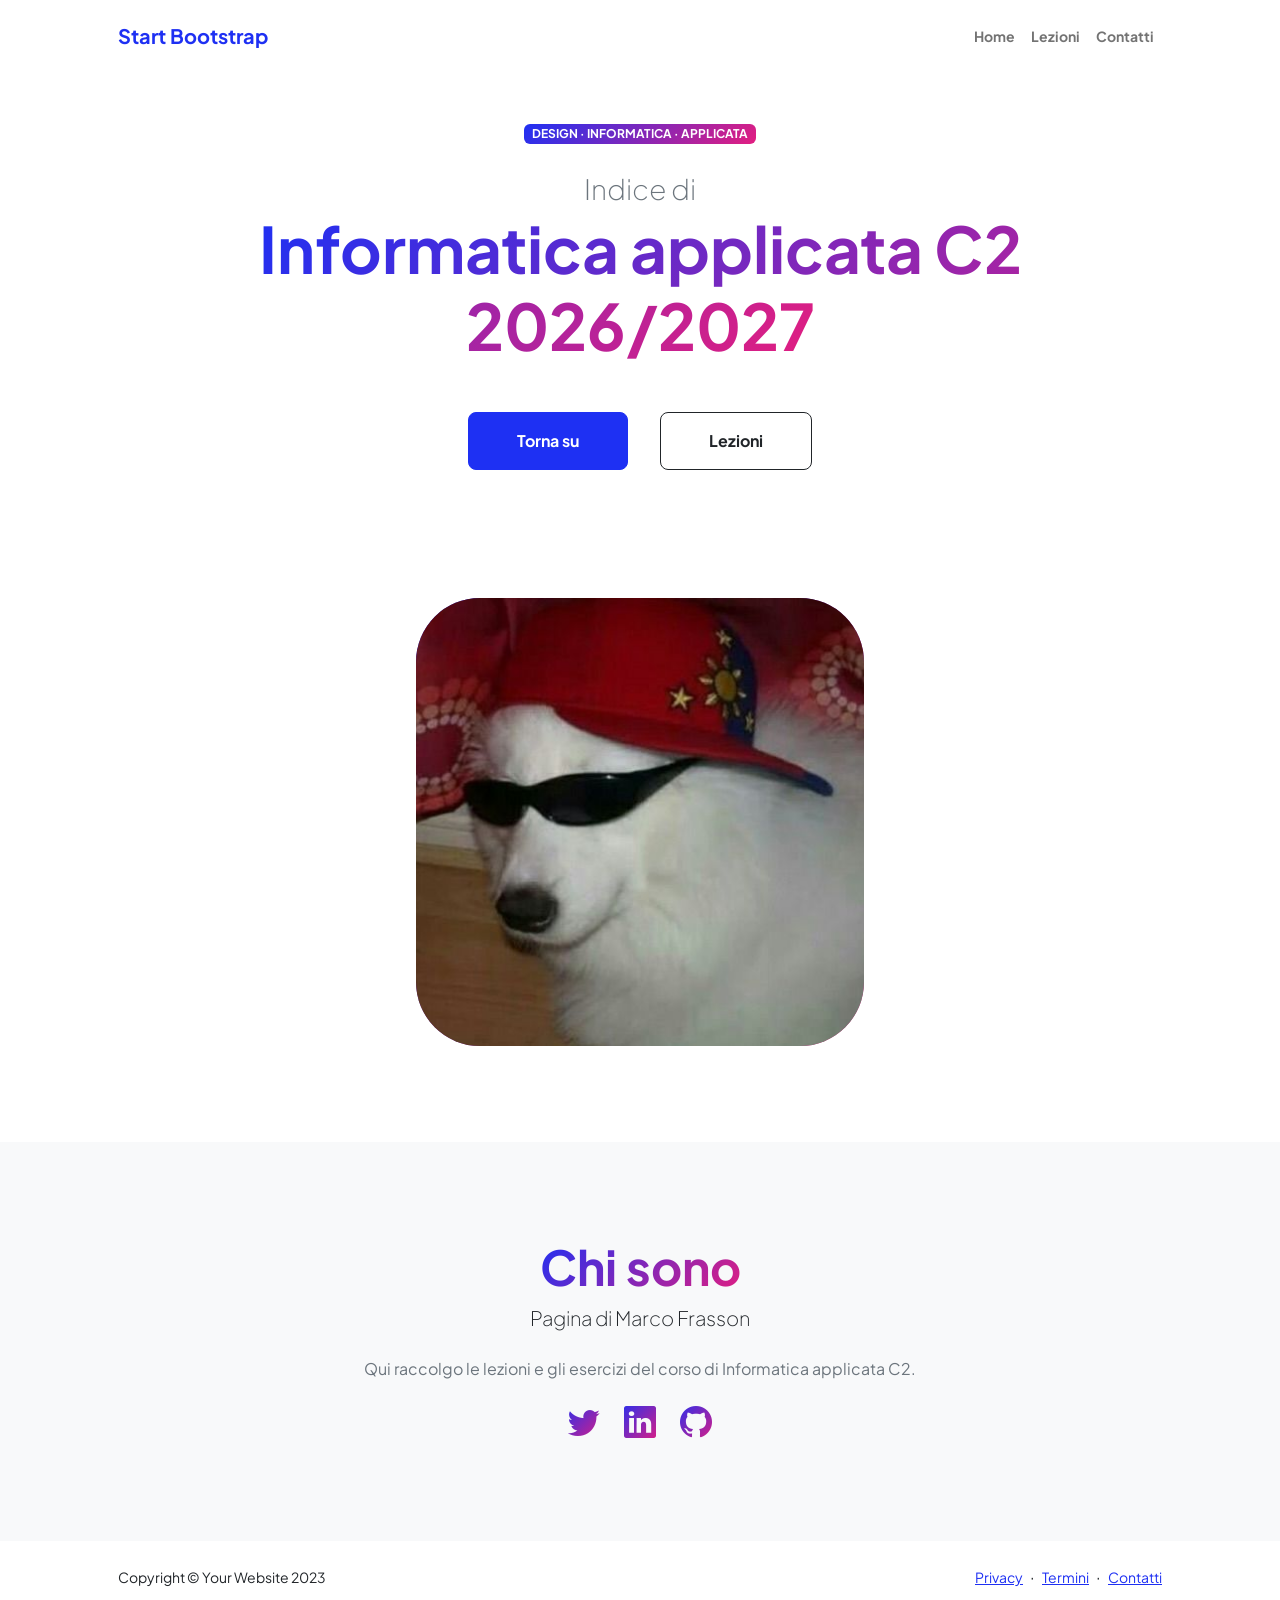
<file: index.html>
<!DOCTYPE html>
<html lang="en">
    <head>
        <meta charset="utf-8" />
        <meta name="viewport" content="width=device-width, initial-scale=1, shrink-to-fit=no" />
        <meta name="description" content="" />
        <meta name="author" content="" />
        <title>Informatica applicata C2</title>
        <!-- Favicon-->
        <link rel="icon" type="image/x-icon" href="assets/favicon.ico" />
        <!-- Custom Google font-->
        <link rel="preconnect" href="https://fonts.googleapis.com" />
        <link rel="preconnect" href="https://fonts.gstatic.com" crossorigin />
        <link href="https://fonts.googleapis.com/css2?family=Plus+Jakarta+Sans:wght@100;200;300;400;500;600;700;800;900&amp;display=swap" rel="stylesheet" />
        <!-- Bootstrap icons-->
        <link href="https://cdn.jsdelivr.net/npm/bootstrap-icons@1.8.1/font/bootstrap-icons.css" rel="stylesheet" />
        <!-- Core theme CSS (includes Bootstrap)-->
        <link href="css/styles.css" rel="stylesheet" />
    </head>
    <body class="d-flex flex-column h-100">
        <main class="flex-shrink-0">
            <!-- Navigation-->
            <nav class="navbar navbar-expand-lg navbar-light bg-white py-3">
                <div class="container px-5">
                    <a class="navbar-brand" href="index.html"><span class="fw-bolder text-primary">Start Bootstrap</span></a>
                    <button class="navbar-toggler" type="button" data-bs-toggle="collapse" data-bs-target="#navbarSupportedContent" aria-controls="navbarSupportedContent" aria-expanded="false" aria-label="Toggle navigation"><span class="navbar-toggler-icon"></span></button>
                    <div class="collapse navbar-collapse" id="navbarSupportedContent">
                        <ul class="navbar-nav ms-auto mb-2 mb-lg-0 small fw-bolder">
                            <li class="nav-item"><a class="nav-link" href="index.html">Home</a></li>
                            <li class="nav-item"><a class="nav-link" href="classes.html">Lezioni</a></li>
                            <li class="nav-item"><a class="nav-link" href="contact.html">Contatti</a></li>
                        </ul>
                    </div>
                </div>
            </nav>
            <!-- Header-->
            <header class="py-5">
                <div class="container px-5 pb-5">
                    <div class="row gx-5 align-items-center">
                        <div class="col-xxl-5">
                            <!-- Header text content-->
                            <div class="text-center text-xxl-start">
                                <div class="badge bg-gradient-primary-to-secondary text-white mb-4"><div class="text-uppercase">Design &middot; Informatica &middot; Applicata</div></div>
                                <div class="fs-3 fw-light text-muted">Indice di</div>
                                <h1 class="display-3 fw-bolder mb-5"><span class="text-gradient d-inline">Informatica applicata C2 <br> 2026/2027</span></h1>
                                <div class="d-grid gap-3 d-sm-flex justify-content-sm-center justify-content-xxl-start mb-3">
                                    <a class="btn btn-primary btn-lg px-5 py-3 me-sm-3 fs-6 fw-bolder" href="#">Torna su</a>
                                    <a class="btn btn-outline-dark btn-lg px-5 py-3 fs-6 fw-bolder" href="classes.html">Lezioni</a>
                                </div>
                            </div>
                        </div>
                        <div class="col-xxl-7">
                            <!-- Header profile picture-->
                            <div class="d-flex justify-content-center mt-5 mt-xxl-0">
                                <div class="profile bg-gradient-primary-to-secondary">
                                    <!-- TIP: For best results, use a photo with a transparent background like the demo example below-->
                                    <!-- Watch a tutorial on how to do this on YouTube (link)-->
                                    <img class="profile-img" src="assets/cane.jpg" alt="..." />
                                </div>
                            </div>
                        </div>
                    </div>
                </div>
            </header>
            <!-- About Section-->
            <section class="bg-light py-5">
                <div class="container px-5">
                    <div class="row gx-5 justify-content-center">
                        <div class="col-xxl-8">
                            <div class="text-center my-5">
                                <h2 class="display-5 fw-bolder"><span class="text-gradient d-inline">Chi sono</span></h2>
                                <p class="lead fw-light mb-4">Pagina di Marco Frasson</p>
                                <p class="text-muted">Qui raccolgo le lezioni e gli esercizi del corso di Informatica applicata C2.</p>
                                <div class="d-flex justify-content-center fs-2 gap-4">
                                    <a class="text-gradient" href="#!"><i class="bi bi-twitter"></i></a>
                                    <a class="text-gradient" href="#!"><i class="bi bi-linkedin"></i></a>
                                    <a class="text-gradient" href="#!"><i class="bi bi-github"></i></a>
                                </div>
                            </div>
                        </div>
                    </div>
                </div>
            </section>
        </main>
        <!-- Footer-->
        <footer class="bg-white py-4 mt-auto">
            <div class="container px-5">
                <div class="row align-items-center justify-content-between flex-column flex-sm-row">
                    <div class="col-auto"><div class="small m-0">Copyright &copy; Your Website 2023</div></div>
                    <div class="col-auto">
                        <a class="small" href="#!">Privacy</a>
                        <span class="mx-1">&middot;</span>
                        <a class="small" href="#!">Termini</a>
                        <span class="mx-1">&middot;</span>
                        <a class="small" href="#!">Contatti</a>
                    </div>
                </div>
            </div>
        </footer>
        <!-- Bootstrap core JS-->
        <script src="https://cdn.jsdelivr.net/npm/bootstrap@5.2.3/dist/js/bootstrap.bundle.min.js"></script>
        <!-- Core theme JS-->
        <script src="js/scripts.js"></script>
    </body>
</html>
</file>
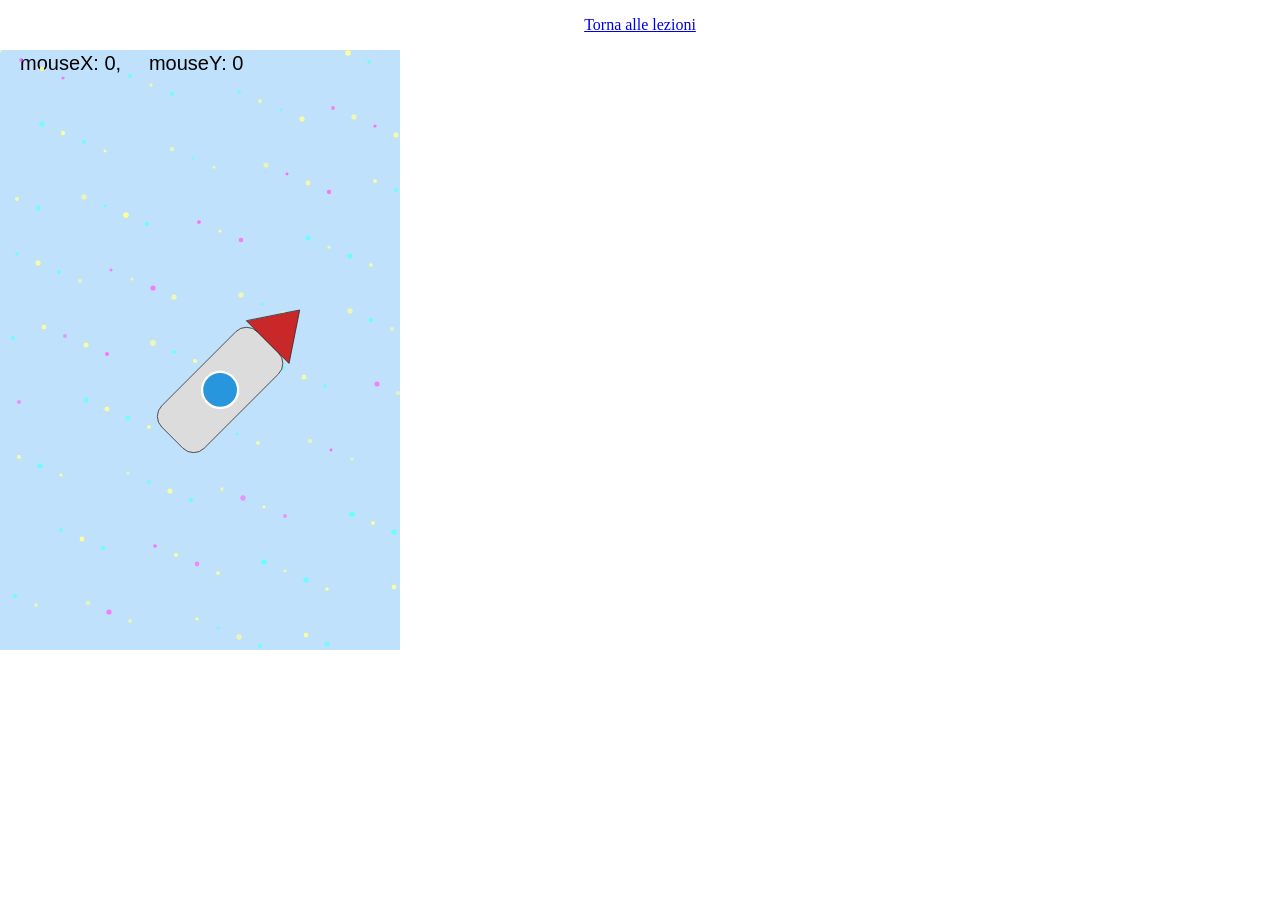
<file: class3/4-transformations/index.html>
<!DOCTYPE html>
<html lang="en">
  <head>
    <meta charset="utf-8" />
    <meta name="viewport" content="width=device-width, initial-scale=1.0">

    <title>Lezione 3 - Trasformazioni</title>

    <link rel="stylesheet" type="text/css" href="style.css">

    <script src="../../js/p5.min.js"></script>
  </head>

  <body>
    <script src="sketch.js"></script>
    <p align="center"><a href="../../classes.html">Torna alle lezioni</a> </p>
  </body>
</html>
</file>
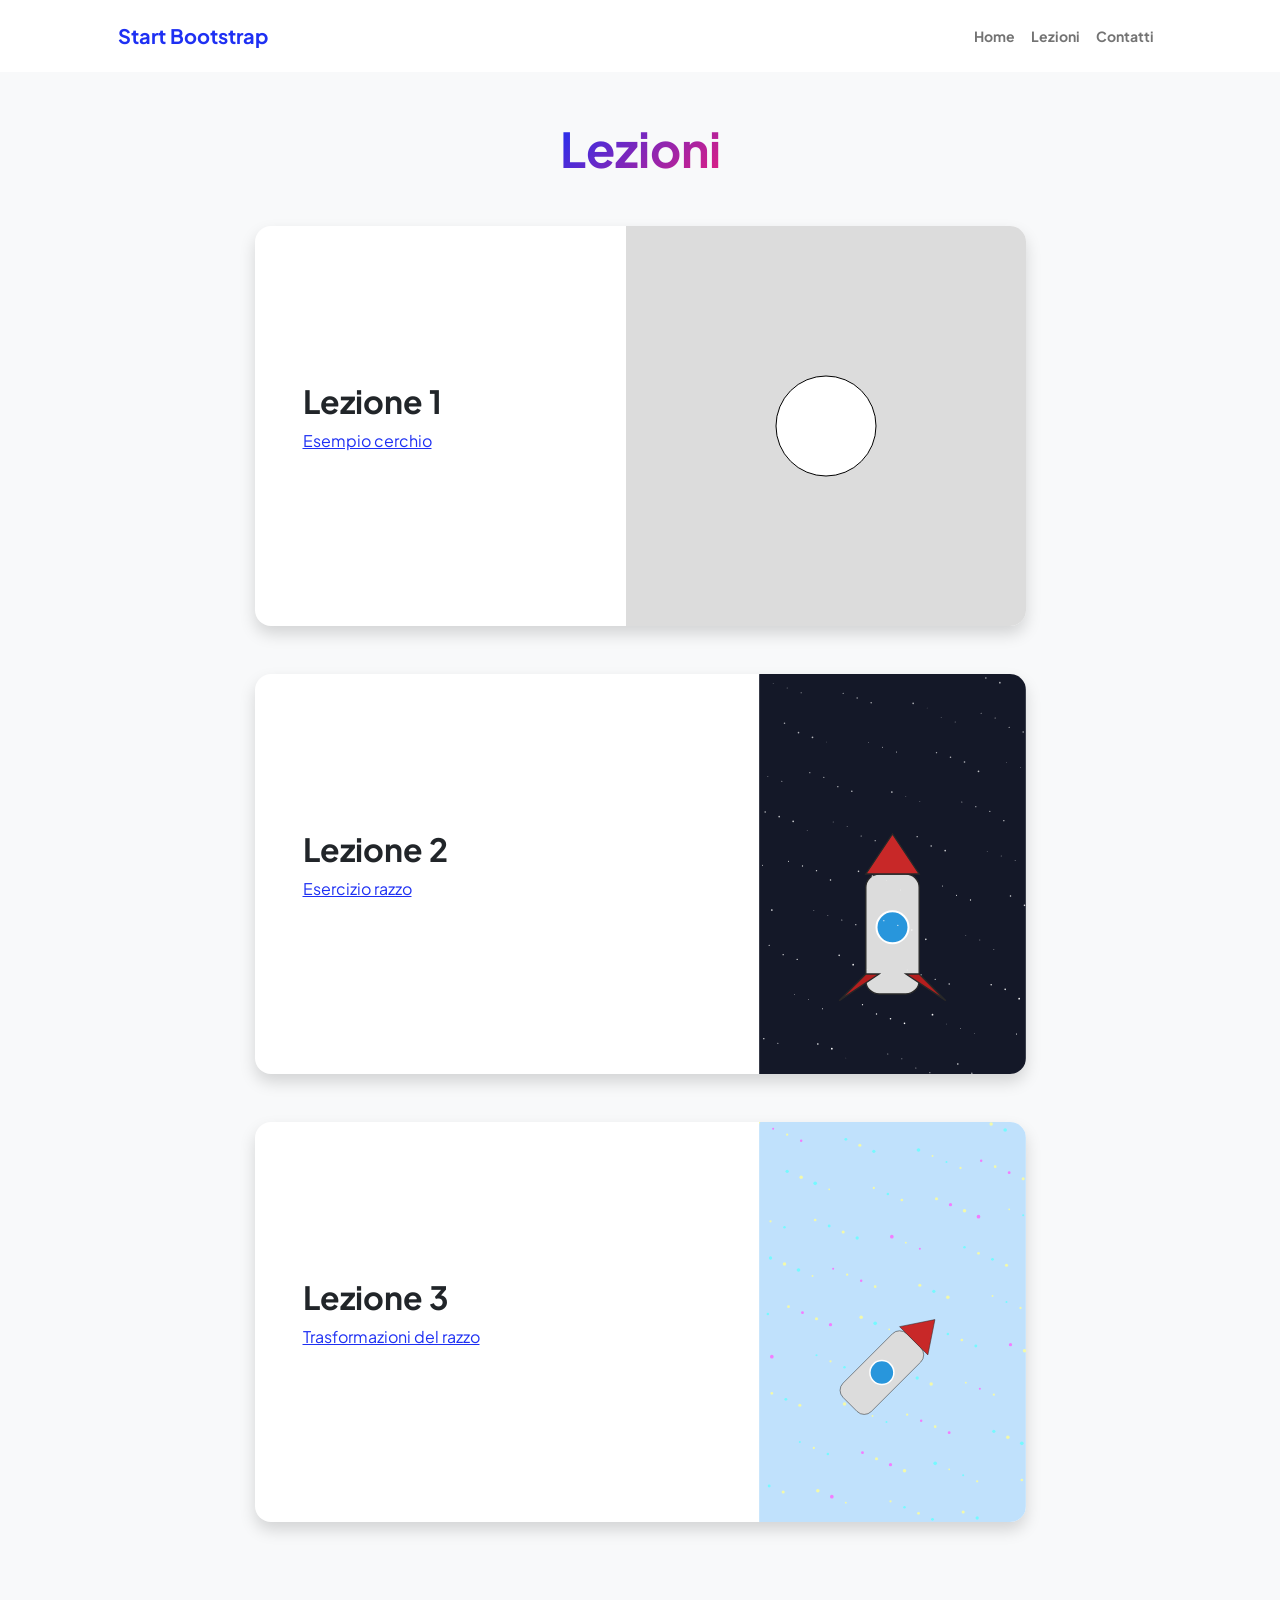
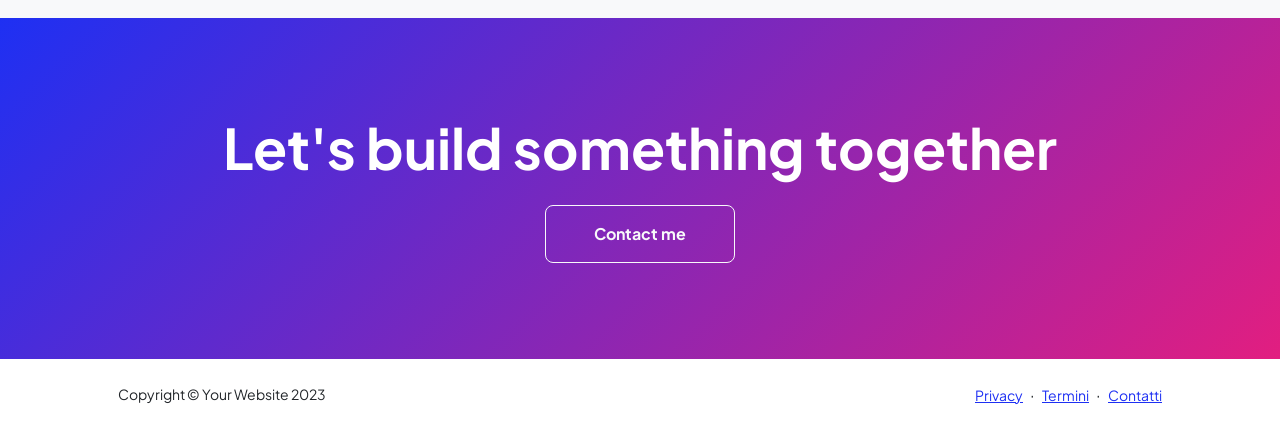
<file: classes.html>
<!DOCTYPE html>
<html lang="en">
    <head>
        <meta charset="utf-8" />
        <meta name="viewport" content="width=device-width, initial-scale=1, shrink-to-fit=no" />
        <meta name="description" content="" />
        <meta name="author" content="" />
        <title>Lezioni</title>
        <!-- Favicon-->
        <link rel="icon" type="image/x-icon" href="assets/favicon.ico" />
        <!-- Custom Google font-->
        <link rel="preconnect" href="https://fonts.googleapis.com" />
        <link rel="preconnect" href="https://fonts.gstatic.com" crossorigin />
        <link href="https://fonts.googleapis.com/css2?family=Plus+Jakarta+Sans:wght@100;200;300;400;500;600;700;800;900&amp;display=swap" rel="stylesheet" />
        <!-- Bootstrap icons-->
        <link href="https://cdn.jsdelivr.net/npm/bootstrap-icons@1.8.1/font/bootstrap-icons.css" rel="stylesheet" />
        <!-- Core theme CSS (includes Bootstrap)-->
        <link href="css/styles.css" rel="stylesheet" />
    </head>
    <body class="d-flex flex-column h-100 bg-light">
        <main class="flex-shrink-0">
            <!-- Navigation-->
            <nav class="navbar navbar-expand-lg navbar-light bg-white py-3">
                <div class="container px-5">
                    <a class="navbar-brand" href="index.html"><span class="fw-bolder text-primary">Start Bootstrap</span></a>
                    <button class="navbar-toggler" type="button" data-bs-toggle="collapse" data-bs-target="#navbarSupportedContent" aria-controls="navbarSupportedContent" aria-expanded="false" aria-label="Toggle navigation"><span class="navbar-toggler-icon"></span></button>
                    <div class="collapse navbar-collapse" id="navbarSupportedContent">
                        <ul class="navbar-nav ms-auto mb-2 mb-lg-0 small fw-bolder">
                            <li class="nav-item"><a class="nav-link" href="index.html">Home</a></li>
                            <li class="nav-item"><a class="nav-link" href="classes.html">Lezioni</a></li>
                            <li class="nav-item"><a class="nav-link" href="contact.html">Contatti</a></li>
                        </ul>
                    </div>
                </div>
            </nav>
            <!-- Projects Section-->
            <section class="py-5">
                <div class="container px-5 mb-5">
                    <div class="text-center mb-5">
                        <h1 class="display-5 fw-bolder mb-0"><span class="text-gradient d-inline">Lezioni</span></h1>
                    </div>
                    <div class="row gx-5 justify-content-center">
                        <div class="col-lg-11 col-xl-9 col-xxl-8">
                            <!-- Project Card 1-->
                            <div class="card overflow-hidden shadow rounded-4 border-0 mb-5">
                                <div class="card-body p-0">
                                    <div class="d-flex align-items-center">
                                        <div class="p-5 flex-grow-1">
                                            <h2 class="fw-bolder">Lezione 1</h2>
                                            <p><a href="class1/esempio1.html">Esempio cerchio</a></p>
                                        </div>
                                        <img class="img-fluid" src="assets/class1-circle.svg" alt="Esempio cerchio: cerchio bianco su sfondo grigio" />
                                    </div>
                                </div>
                            </div>
                            <!-- Project Card 2-->
                            <div class="card overflow-hidden shadow rounded-4 border-0 mb-5">
                                <div class="card-body p-0">
                                    <div class="d-flex align-items-center">
                                        <div class="p-5 flex-grow-1">
                                            <h2 class="fw-bolder">Lezione 2</h2>
                                            <p><a href="class2/1shape/esempio1.html">Esercizio razzo</a></p>
                                        </div>
                                        <img class="img-fluid" src="assets/class2-rocket.svg" alt="Esercizio razzo: razzo tra le stelle" />
                                    </div>
                                </div>
                            </div>
                            <!-- Project Card 3-->
                            <div class="card overflow-hidden shadow rounded-4 border-0">
                                <div class="card-body p-0">
                                    <div class="d-flex align-items-center">
                                        <div class="p-5 flex-grow-1">
                                            <h2 class="fw-bolder">Lezione 3</h2>
                                            <p><a href="class3/4-transformations/index.html">Trasformazioni del razzo</a></p>
                                        </div>
                                        <img class="img-fluid" src="assets/class3-transformations.svg" alt="Trasformazioni: razzo ruotato tra le stelle" />
                                    </div>
                                </div>
                            </div>
                        </div>
                    </div>
                </div>
            </section>
            <!-- Call to action section-->
            <section class="py-5 bg-gradient-primary-to-secondary text-white">
                <div class="container px-5 my-5">
                    <div class="text-center">
                        <h2 class="display-4 fw-bolder mb-4">Let's build something together</h2>
                        <a class="btn btn-outline-light btn-lg px-5 py-3 fs-6 fw-bolder" href="contact.html">Contact me</a>
                    </div>
                </div>
            </section>
        </main>
        <!-- Footer-->
        <footer class="bg-white py-4 mt-auto">
            <div class="container px-5">
                <div class="row align-items-center justify-content-between flex-column flex-sm-row">
                    <div class="col-auto"><div class="small m-0">Copyright &copy; Your Website 2023</div></div>
                    <div class="col-auto">
                        <a class="small" href="#!">Privacy</a>
                        <span class="mx-1">&middot;</span>
                        <a class="small" href="#!">Termini</a>
                        <span class="mx-1">&middot;</span>
                        <a class="small" href="#!">Contatti</a>
                    </div>
                </div>
            </div>
        </footer>
        <!-- Bootstrap core JS-->
        <script src="https://cdn.jsdelivr.net/npm/bootstrap@5.2.3/dist/js/bootstrap.bundle.min.js"></script>
        <!-- Core theme JS-->
        <script src="js/scripts.js"></script>
    </body>
</html>
</file>
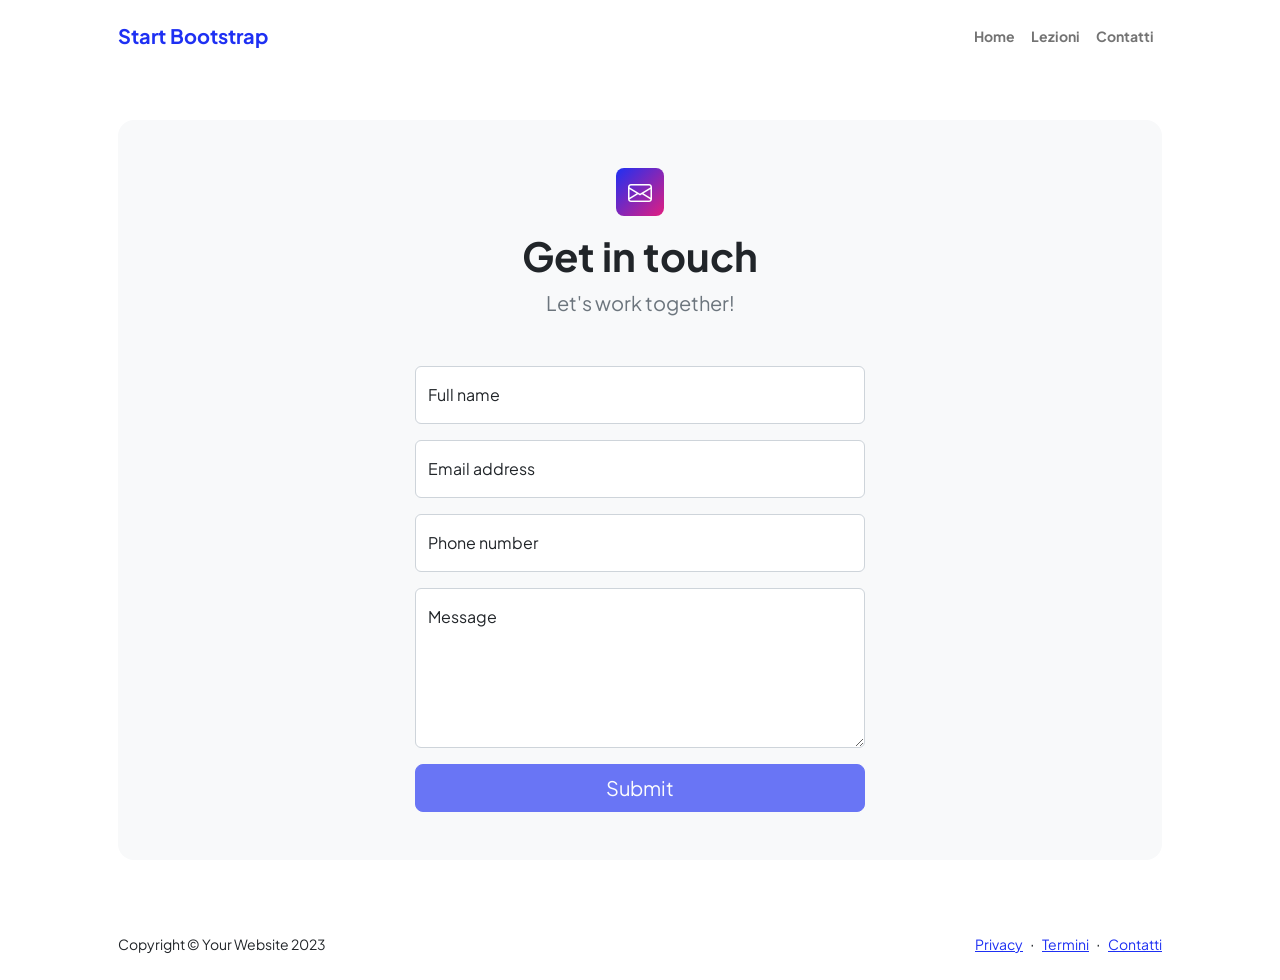
<file: contact.html>
<!DOCTYPE html>
<html lang="en">
    <head>
        <meta charset="utf-8" />
        <meta name="viewport" content="width=device-width, initial-scale=1, shrink-to-fit=no" />
        <meta name="description" content />
        <meta name="author" content />
        <title>Modern Business - Start Bootstrap Template</title>
        <!-- Favicon-->
        <link rel="icon" type="image/x-icon" href="assets/favicon.ico" />
        <!-- Custom Google font-->
        <link rel="preconnect" href="https://fonts.googleapis.com" />
        <link rel="preconnect" href="https://fonts.gstatic.com" crossorigin />
        <link href="https://fonts.googleapis.com/css2?family=Plus+Jakarta+Sans:wght@100;200;300;400;500;600;700;800;900&amp;display=swap" rel="stylesheet" />
        <!-- Bootstrap icons-->
        <link href="https://cdn.jsdelivr.net/npm/bootstrap-icons@1.8.1/font/bootstrap-icons.css" rel="stylesheet" />
        <!-- Core theme CSS (includes Bootstrap)-->
        <link href="css/styles.css" rel="stylesheet" />
    </head>
    <body class="d-flex flex-column">
        <main class="flex-shrink-0">
            <!-- Navigation-->
            <nav class="navbar navbar-expand-lg navbar-light bg-white py-3">
                <div class="container px-5">
                    <a class="navbar-brand" href="index.html"><span class="fw-bolder text-primary">Start Bootstrap</span></a>
                    <button class="navbar-toggler" type="button" data-bs-toggle="collapse" data-bs-target="#navbarSupportedContent" aria-controls="navbarSupportedContent" aria-expanded="false" aria-label="Toggle navigation"><span class="navbar-toggler-icon"></span></button>
                    <div class="collapse navbar-collapse" id="navbarSupportedContent">
                        <ul class="navbar-nav ms-auto mb-2 mb-lg-0 small fw-bolder">
                            <li class="nav-item"><a class="nav-link" href="index.html">Home</a></li>
                            <li class="nav-item"><a class="nav-link" href="classes.html">Lezioni</a></li>
                            <li class="nav-item"><a class="nav-link" href="contact.html">Contatti</a></li>
                        </ul>
                    </div>
                </div>
            </nav>
            <!-- Page content-->
            <section class="py-5">
                <div class="container px-5">
                    <!-- Contact form-->
                    <div class="bg-light rounded-4 py-5 px-4 px-md-5">
                        <div class="text-center mb-5">
                            <div class="feature bg-primary bg-gradient-primary-to-secondary text-white rounded-3 mb-3"><i class="bi bi-envelope"></i></div>
                            <h1 class="fw-bolder">Get in touch</h1>
                            <p class="lead fw-normal text-muted mb-0">Let's work together!</p>
                        </div>
                        <div class="row gx-5 justify-content-center">
                            <div class="col-lg-8 col-xl-6">
                                <!-- * * * * * * * * * * * * * * *-->
                                <!-- * * SB Forms Contact Form * *-->
                                <!-- * * * * * * * * * * * * * * *-->
                                <!-- This form is pre-integrated with SB Forms.-->
                                <!-- To make this form functional, sign up at-->
                                <!-- https://startbootstrap.com/solution/contact-forms-->
                                <!-- to get an API token!-->
                                <form id="contactForm" data-sb-form-api-token="API_TOKEN">
                                    <!-- Name input-->
                                    <div class="form-floating mb-3">
                                        <input class="form-control" id="name" type="text" placeholder="Enter your name..." data-sb-validations="required" />
                                        <label for="name">Full name</label>
                                        <div class="invalid-feedback" data-sb-feedback="name:required">A name is required.</div>
                                    </div>
                                    <!-- Email address input-->
                                    <div class="form-floating mb-3">
                                        <input class="form-control" id="email" type="email" placeholder="name@example.com" data-sb-validations="required,email" />
                                        <label for="email">Email address</label>
                                        <div class="invalid-feedback" data-sb-feedback="email:required">An email is required.</div>
                                        <div class="invalid-feedback" data-sb-feedback="email:email">Email is not valid.</div>
                                    </div>
                                    <!-- Phone number input-->
                                    <div class="form-floating mb-3">
                                        <input class="form-control" id="phone" type="tel" placeholder="(123) 456-7890" data-sb-validations="required" />
                                        <label for="phone">Phone number</label>
                                        <div class="invalid-feedback" data-sb-feedback="phone:required">A phone number is required.</div>
                                    </div>
                                    <!-- Message input-->
                                    <div class="form-floating mb-3">
                                        <textarea class="form-control" id="message" type="text" placeholder="Enter your message here..." style="height: 10rem" data-sb-validations="required"></textarea>
                                        <label for="message">Message</label>
                                        <div class="invalid-feedback" data-sb-feedback="message:required">A message is required.</div>
                                    </div>
                                    <!-- Submit success message-->
                                    <!---->
                                    <!-- This is what your users will see when the form-->
                                    <!-- has successfully submitted-->
                                    <div class="d-none" id="submitSuccessMessage">
                                        <div class="text-center mb-3">
                                            <div class="fw-bolder">Form submission successful!</div>
                                            To activate this form, sign up at
                                            <br />
                                            <a href="https://startbootstrap.com/solution/contact-forms">https://startbootstrap.com/solution/contact-forms</a>
                                        </div>
                                    </div>
                                    <!-- Submit error message-->
                                    <!---->
                                    <!-- This is what your users will see when there is-->
                                    <!-- an error submitting the form-->
                                    <div class="d-none" id="submitErrorMessage"><div class="text-center text-danger mb-3">Error sending message!</div></div>
                                    <!-- Submit Button-->
                                    <div class="d-grid"><button class="btn btn-primary btn-lg disabled" id="submitButton" type="submit">Submit</button></div>
                                </form>
                            </div>
                        </div>
                    </div>
                </div>
            </section>
        </main>
        <!-- Footer-->
        <footer class="bg-white py-4 mt-auto">
            <div class="container px-5">
                <div class="row align-items-center justify-content-between flex-column flex-sm-row">
                    <div class="col-auto"><div class="small m-0">Copyright &copy; Your Website 2023</div></div>
                    <div class="col-auto">
                        <a class="small" href="#!">Privacy</a>
                        <span class="mx-1">&middot;</span>
                        <a class="small" href="#!">Termini</a>
                        <span class="mx-1">&middot;</span>
                        <a class="small" href="#!">Contatti</a>
                    </div>
                </div>
            </div>
        </footer>
        <!-- Bootstrap core JS-->
        <script src="https://cdn.jsdelivr.net/npm/bootstrap@5.2.3/dist/js/bootstrap.bundle.min.js"></script>
        <!-- Core theme JS-->
        <script src="js/scripts.js"></script>
        <!-- * * * * * * * * * * * * * * * * * * * * * * * * * * * * * * * * * * * * * * * *-->
        <!-- * *                               SB Forms JS                               * *-->
        <!-- * * Activate your form at https://startbootstrap.com/solution/contact-forms * *-->
        <!-- * * * * * * * * * * * * * * * * * * * * * * * * * * * * * * * * * * * * * * * *-->
        <script src="https://cdn.startbootstrap.com/sb-forms-latest.js"></script>
    </body>
</html>
</file>
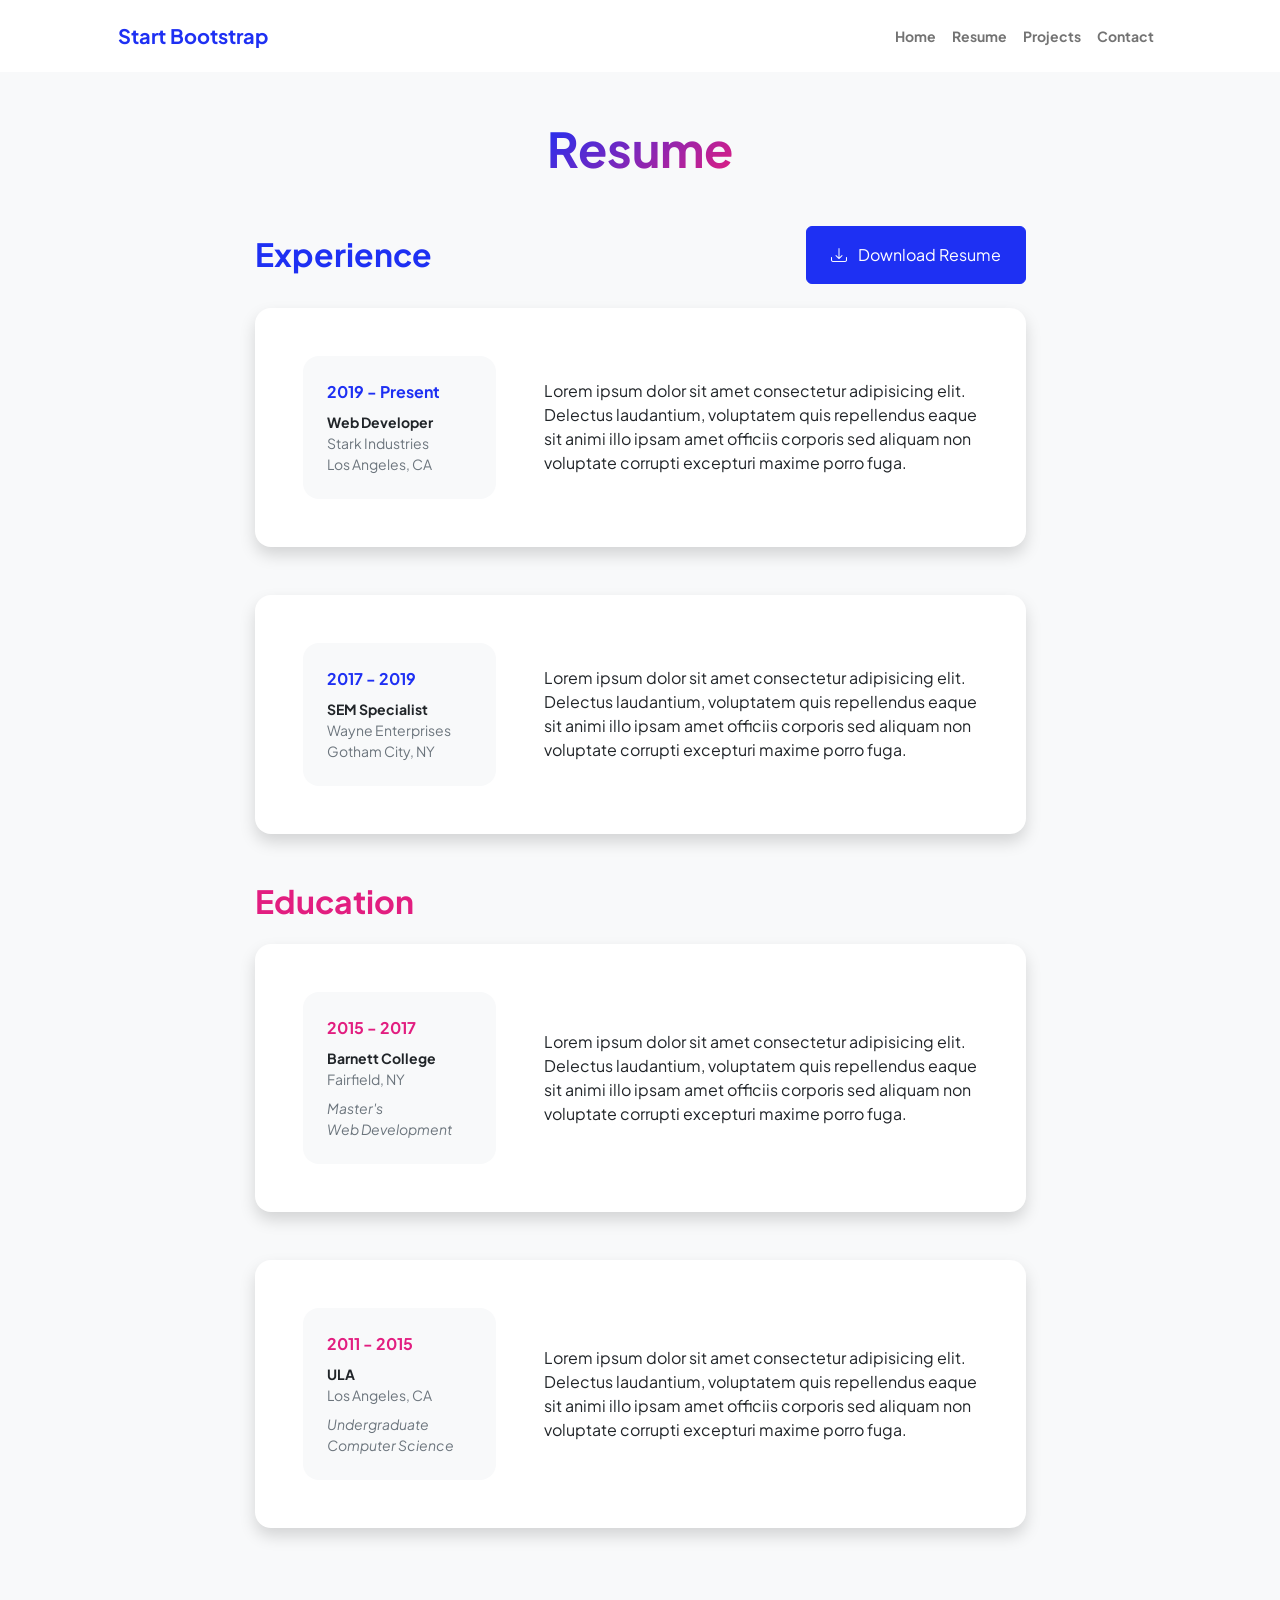
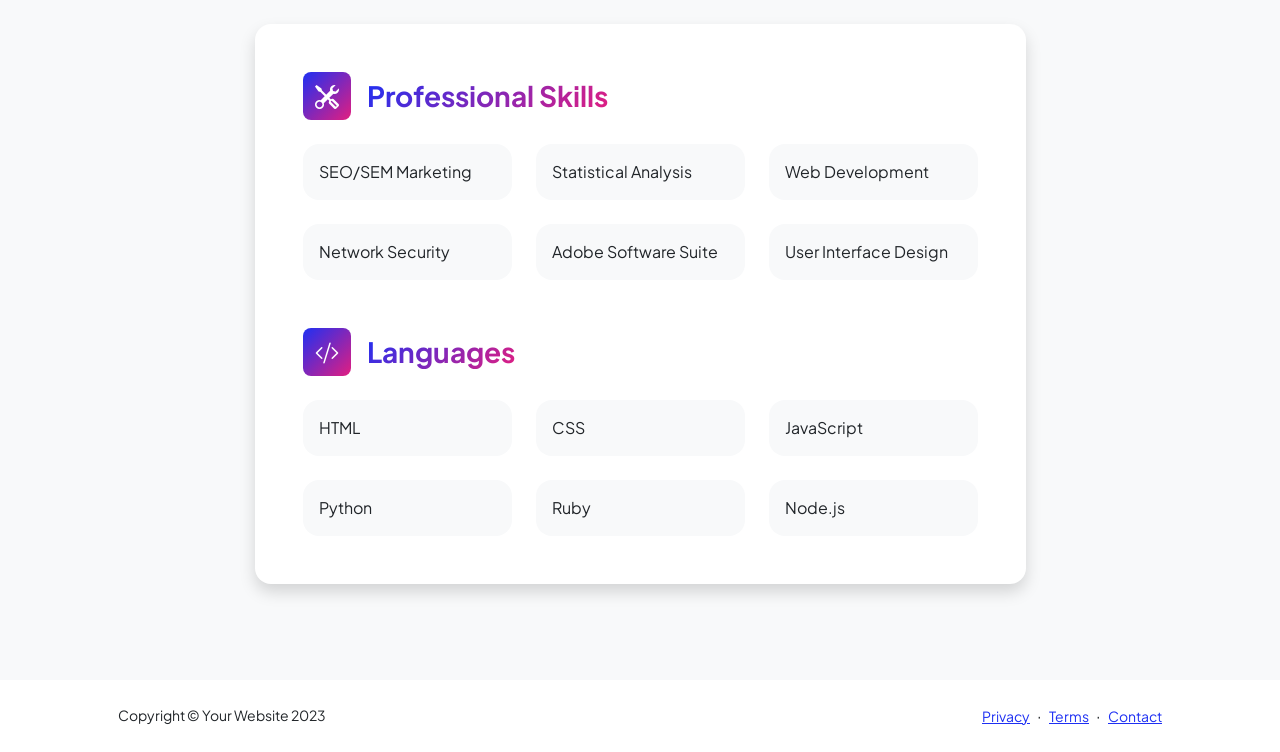
<file: resume.html>
<!DOCTYPE html>
<html lang="en">
    <head>
        <meta charset="utf-8" />
        <meta name="viewport" content="width=device-width, initial-scale=1, shrink-to-fit=no" />
        <meta name="description" content="" />
        <meta name="author" content="" />
        <title>Personal - Start Bootstrap Template</title>
        <!-- Favicon-->
        <link rel="icon" type="image/x-icon" href="assets/favicon.ico" />
        <!-- Custom Google font-->
        <link rel="preconnect" href="https://fonts.googleapis.com" />
        <link rel="preconnect" href="https://fonts.gstatic.com" crossorigin />
        <link href="https://fonts.googleapis.com/css2?family=Plus+Jakarta+Sans:wght@100;200;300;400;500;600;700;800;900&amp;display=swap" rel="stylesheet" />
        <!-- Bootstrap icons-->
        <link href="https://cdn.jsdelivr.net/npm/bootstrap-icons@1.8.1/font/bootstrap-icons.css" rel="stylesheet" />
        <!-- Core theme CSS (includes Bootstrap)-->
        <link href="css/styles.css" rel="stylesheet" />
    </head>
    <body class="d-flex flex-column h-100 bg-light">
        <main class="flex-shrink-0">
            <!-- Navigation-->
            <nav class="navbar navbar-expand-lg navbar-light bg-white py-3">
                <div class="container px-5">
                    <a class="navbar-brand" href="index.html"><span class="fw-bolder text-primary">Start Bootstrap</span></a>
                    <button class="navbar-toggler" type="button" data-bs-toggle="collapse" data-bs-target="#navbarSupportedContent" aria-controls="navbarSupportedContent" aria-expanded="false" aria-label="Toggle navigation"><span class="navbar-toggler-icon"></span></button>
                    <div class="collapse navbar-collapse" id="navbarSupportedContent">
                        <ul class="navbar-nav ms-auto mb-2 mb-lg-0 small fw-bolder">
                            <li class="nav-item"><a class="nav-link" href="index.html">Home</a></li>
                            <li class="nav-item"><a class="nav-link" href="resume.html">Resume</a></li>
                            <li class="nav-item"><a class="nav-link" href="projects.html">Projects</a></li>
                            <li class="nav-item"><a class="nav-link" href="contact.html">Contact</a></li>
                        </ul>
                    </div>
                </div>
            </nav>
            <!-- Page Content-->
            <div class="container px-5 my-5">
                <div class="text-center mb-5">
                    <h1 class="display-5 fw-bolder mb-0"><span class="text-gradient d-inline">Resume</span></h1>
                </div>
                <div class="row gx-5 justify-content-center">
                    <div class="col-lg-11 col-xl-9 col-xxl-8">
                        <!-- Experience Section-->
                        <section>
                            <div class="d-flex align-items-center justify-content-between mb-4">
                                <h2 class="text-primary fw-bolder mb-0">Experience</h2>
                                <!-- Download resume button-->
                                <!-- Note: Set the link href target to a PDF file within your project-->
                                <a class="btn btn-primary px-4 py-3" href="#!">
                                    <div class="d-inline-block bi bi-download me-2"></div>
                                    Download Resume
                                </a>
                            </div>
                            <!-- Experience Card 1-->
                            <div class="card shadow border-0 rounded-4 mb-5">
                                <div class="card-body p-5">
                                    <div class="row align-items-center gx-5">
                                        <div class="col text-center text-lg-start mb-4 mb-lg-0">
                                            <div class="bg-light p-4 rounded-4">
                                                <div class="text-primary fw-bolder mb-2">2019 - Present</div>
                                                <div class="small fw-bolder">Web Developer</div>
                                                <div class="small text-muted">Stark Industries</div>
                                                <div class="small text-muted">Los Angeles, CA</div>
                                            </div>
                                        </div>
                                        <div class="col-lg-8"><div>Lorem ipsum dolor sit amet consectetur adipisicing elit. Delectus laudantium, voluptatem quis repellendus eaque sit animi illo ipsam amet officiis corporis sed aliquam non voluptate corrupti excepturi maxime porro fuga.</div></div>
                                    </div>
                                </div>
                            </div>
                            <!-- Experience Card 2-->
                            <div class="card shadow border-0 rounded-4 mb-5">
                                <div class="card-body p-5">
                                    <div class="row align-items-center gx-5">
                                        <div class="col text-center text-lg-start mb-4 mb-lg-0">
                                            <div class="bg-light p-4 rounded-4">
                                                <div class="text-primary fw-bolder mb-2">2017 - 2019</div>
                                                <div class="small fw-bolder">SEM Specialist</div>
                                                <div class="small text-muted">Wayne Enterprises</div>
                                                <div class="small text-muted">Gotham City, NY</div>
                                            </div>
                                        </div>
                                        <div class="col-lg-8"><div>Lorem ipsum dolor sit amet consectetur adipisicing elit. Delectus laudantium, voluptatem quis repellendus eaque sit animi illo ipsam amet officiis corporis sed aliquam non voluptate corrupti excepturi maxime porro fuga.</div></div>
                                    </div>
                                </div>
                            </div>
                        </section>
                        <!-- Education Section-->
                        <section>
                            <h2 class="text-secondary fw-bolder mb-4">Education</h2>
                            <!-- Education Card 1-->
                            <div class="card shadow border-0 rounded-4 mb-5">
                                <div class="card-body p-5">
                                    <div class="row align-items-center gx-5">
                                        <div class="col text-center text-lg-start mb-4 mb-lg-0">
                                            <div class="bg-light p-4 rounded-4">
                                                <div class="text-secondary fw-bolder mb-2">2015 - 2017</div>
                                                <div class="mb-2">
                                                    <div class="small fw-bolder">Barnett College</div>
                                                    <div class="small text-muted">Fairfield, NY</div>
                                                </div>
                                                <div class="fst-italic">
                                                    <div class="small text-muted">Master's</div>
                                                    <div class="small text-muted">Web Development</div>
                                                </div>
                                            </div>
                                        </div>
                                        <div class="col-lg-8"><div>Lorem ipsum dolor sit amet consectetur adipisicing elit. Delectus laudantium, voluptatem quis repellendus eaque sit animi illo ipsam amet officiis corporis sed aliquam non voluptate corrupti excepturi maxime porro fuga.</div></div>
                                    </div>
                                </div>
                            </div>
                            <!-- Education Card 2-->
                            <div class="card shadow border-0 rounded-4 mb-5">
                                <div class="card-body p-5">
                                    <div class="row align-items-center gx-5">
                                        <div class="col text-center text-lg-start mb-4 mb-lg-0">
                                            <div class="bg-light p-4 rounded-4">
                                                <div class="text-secondary fw-bolder mb-2">2011 - 2015</div>
                                                <div class="mb-2">
                                                    <div class="small fw-bolder">ULA</div>
                                                    <div class="small text-muted">Los Angeles, CA</div>
                                                </div>
                                                <div class="fst-italic">
                                                    <div class="small text-muted">Undergraduate</div>
                                                    <div class="small text-muted">Computer Science</div>
                                                </div>
                                            </div>
                                        </div>
                                        <div class="col-lg-8"><div>Lorem ipsum dolor sit amet consectetur adipisicing elit. Delectus laudantium, voluptatem quis repellendus eaque sit animi illo ipsam amet officiis corporis sed aliquam non voluptate corrupti excepturi maxime porro fuga.</div></div>
                                    </div>
                                </div>
                            </div>
                        </section>
                        <!-- Divider-->
                        <div class="pb-5"></div>
                        <!-- Skills Section-->
                        <section>
                            <!-- Skillset Card-->
                            <div class="card shadow border-0 rounded-4 mb-5">
                                <div class="card-body p-5">
                                    <!-- Professional skills list-->
                                    <div class="mb-5">
                                        <div class="d-flex align-items-center mb-4">
                                            <div class="feature bg-primary bg-gradient-primary-to-secondary text-white rounded-3 me-3"><i class="bi bi-tools"></i></div>
                                            <h3 class="fw-bolder mb-0"><span class="text-gradient d-inline">Professional Skills</span></h3>
                                        </div>
                                        <div class="row row-cols-1 row-cols-md-3 mb-4">
                                            <div class="col mb-4 mb-md-0"><div class="d-flex align-items-center bg-light rounded-4 p-3 h-100">SEO/SEM Marketing</div></div>
                                            <div class="col mb-4 mb-md-0"><div class="d-flex align-items-center bg-light rounded-4 p-3 h-100">Statistical Analysis</div></div>
                                            <div class="col"><div class="d-flex align-items-center bg-light rounded-4 p-3 h-100">Web Development</div></div>
                                        </div>
                                        <div class="row row-cols-1 row-cols-md-3">
                                            <div class="col mb-4 mb-md-0"><div class="d-flex align-items-center bg-light rounded-4 p-3 h-100">Network Security</div></div>
                                            <div class="col mb-4 mb-md-0"><div class="d-flex align-items-center bg-light rounded-4 p-3 h-100">Adobe Software Suite</div></div>
                                            <div class="col"><div class="d-flex align-items-center bg-light rounded-4 p-3 h-100">User Interface Design</div></div>
                                        </div>
                                    </div>
                                    <!-- Languages list-->
                                    <div class="mb-0">
                                        <div class="d-flex align-items-center mb-4">
                                            <div class="feature bg-primary bg-gradient-primary-to-secondary text-white rounded-3 me-3"><i class="bi bi-code-slash"></i></div>
                                            <h3 class="fw-bolder mb-0"><span class="text-gradient d-inline">Languages</span></h3>
                                        </div>
                                        <div class="row row-cols-1 row-cols-md-3 mb-4">
                                            <div class="col mb-4 mb-md-0"><div class="d-flex align-items-center bg-light rounded-4 p-3 h-100">HTML</div></div>
                                            <div class="col mb-4 mb-md-0"><div class="d-flex align-items-center bg-light rounded-4 p-3 h-100">CSS</div></div>
                                            <div class="col"><div class="d-flex align-items-center bg-light rounded-4 p-3 h-100">JavaScript</div></div>
                                        </div>
                                        <div class="row row-cols-1 row-cols-md-3">
                                            <div class="col mb-4 mb-md-0"><div class="d-flex align-items-center bg-light rounded-4 p-3 h-100">Python</div></div>
                                            <div class="col mb-4 mb-md-0"><div class="d-flex align-items-center bg-light rounded-4 p-3 h-100">Ruby</div></div>
                                            <div class="col"><div class="d-flex align-items-center bg-light rounded-4 p-3 h-100">Node.js</div></div>
                                        </div>
                                    </div>
                                </div>
                            </div>
                        </section>
                    </div>
                </div>
            </div>
        </main>
        <!-- Footer-->
        <footer class="bg-white py-4 mt-auto">
            <div class="container px-5">
                <div class="row align-items-center justify-content-between flex-column flex-sm-row">
                    <div class="col-auto"><div class="small m-0">Copyright &copy; Your Website 2023</div></div>
                    <div class="col-auto">
                        <a class="small" href="#!">Privacy</a>
                        <span class="mx-1">&middot;</span>
                        <a class="small" href="#!">Terms</a>
                        <span class="mx-1">&middot;</span>
                        <a class="small" href="#!">Contact</a>
                    </div>
                </div>
            </div>
        </footer>
        <!-- Bootstrap core JS-->
        <script src="https://cdn.jsdelivr.net/npm/bootstrap@5.2.3/dist/js/bootstrap.bundle.min.js"></script>
        <!-- Core theme JS-->
        <script src="js/scripts.js"></script>
    </body>
</html>
</file>
<file: class3/4-transformations/style.css>
html, body {
  margin: 0;
  padding: 0;
}

canvas {
  display: block;
}
</file>
